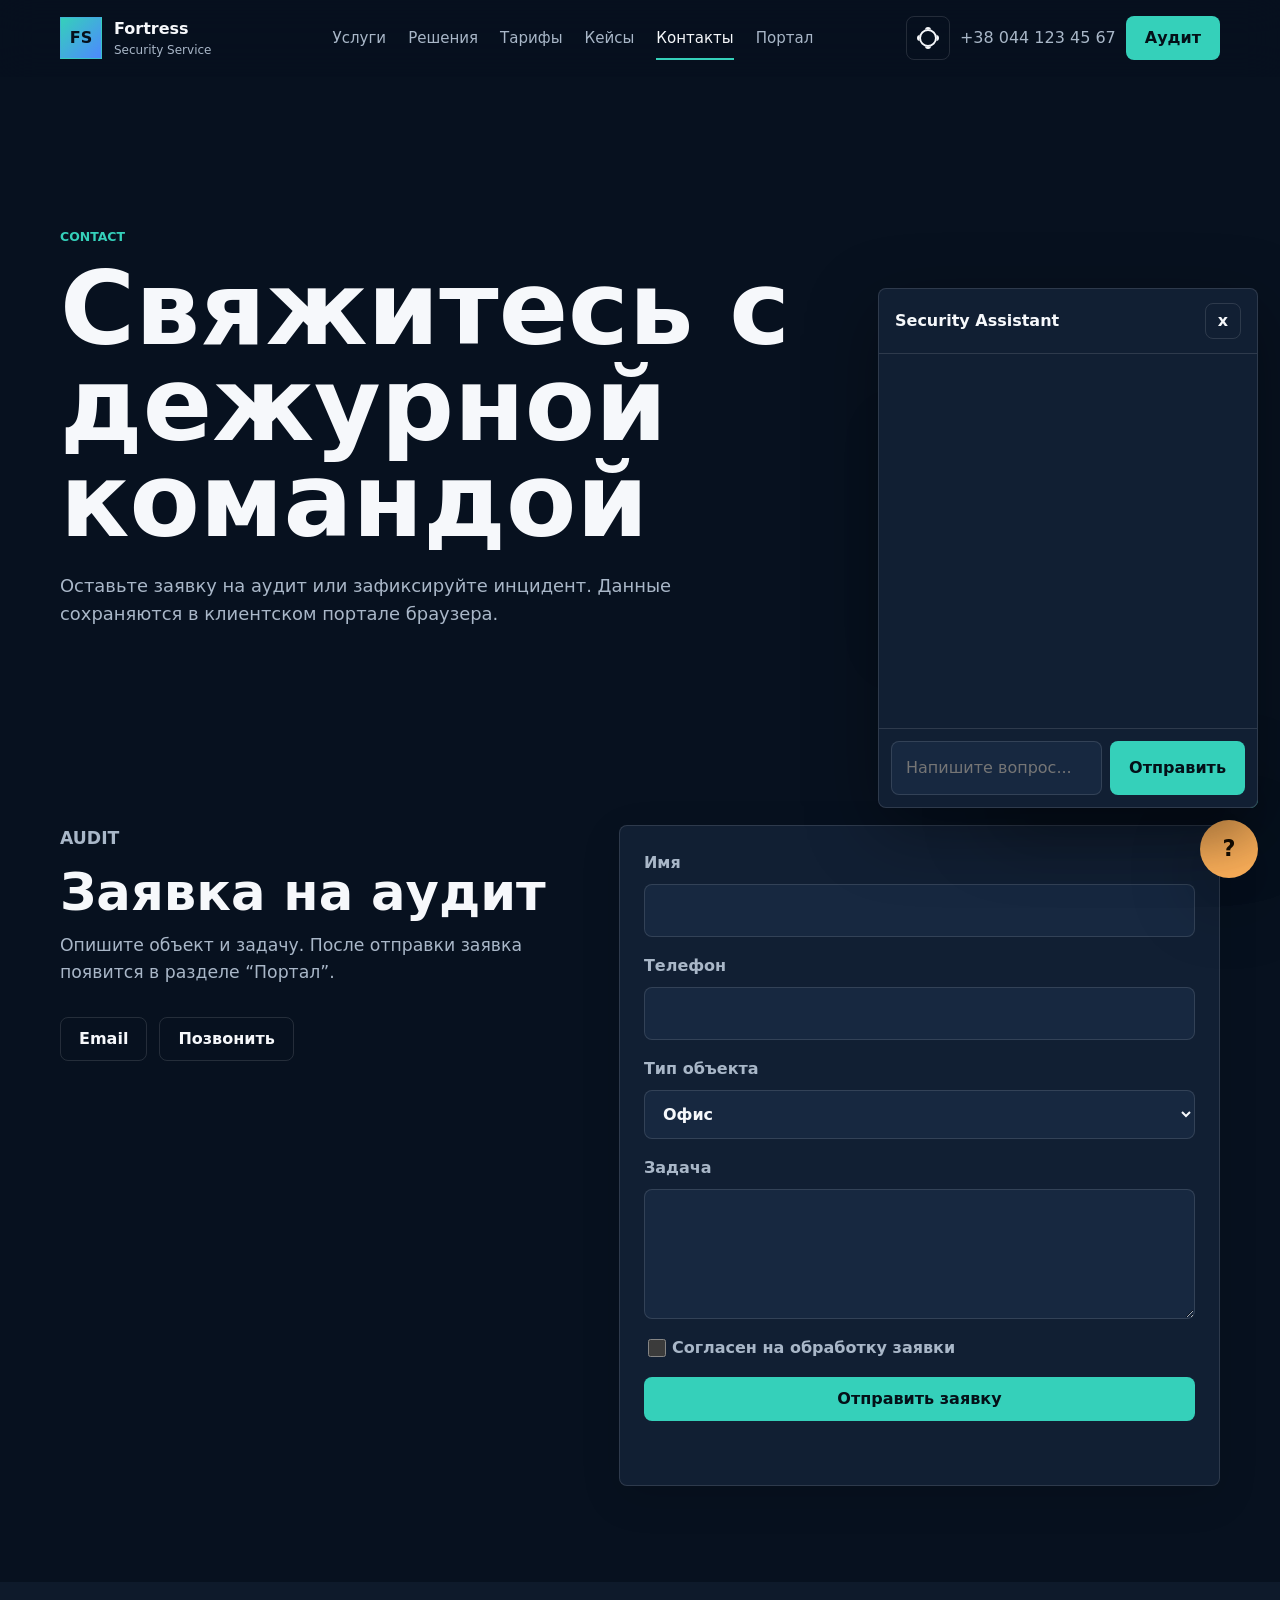
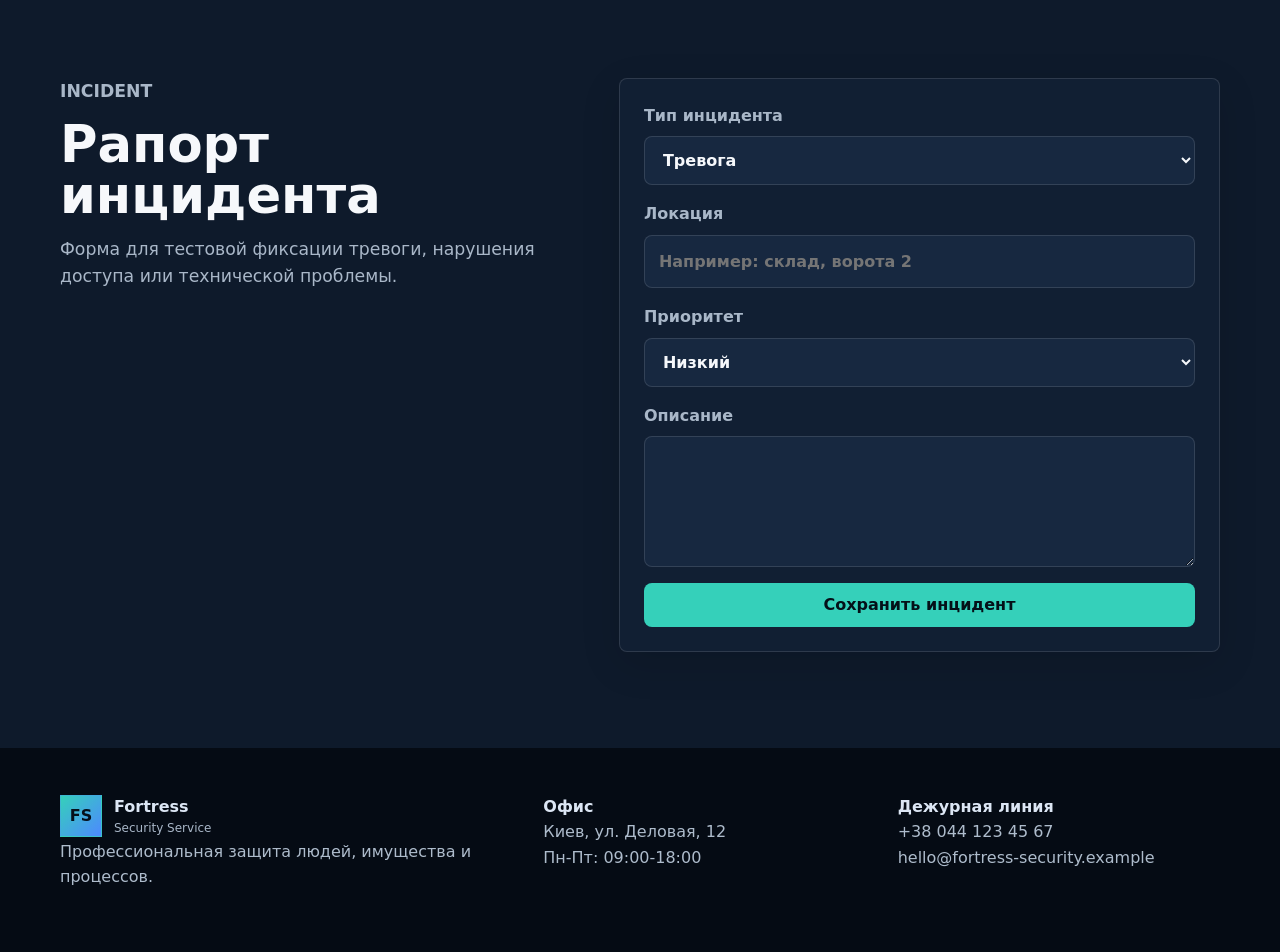
<file: Security Service Website/contact.html>
<!doctype html>
<html lang="ru">
  <head><meta charset="utf-8" /><meta name="viewport" content="width=device-width, initial-scale=1" /><meta name="description" content="Контакты Fortress Security, заявка на аудит и форма фиксации инцидента." /><meta name="theme-color" content="#08111f" /><title>Контакты - Fortress Security</title><link rel="manifest" href="manifest.webmanifest" /><link rel="stylesheet" href="assets/css/styles.css" /></head>
  <body>
    <a class="skip-link" href="#main">Перейти к содержимому</a>
    <header class="site-header" data-header><div class="container header-inner"><a class="brand" href="index.html"><span class="brand-mark">FS</span><span><strong>Fortress</strong><small>Security Service</small></span></a><nav class="nav" data-nav><a href="services.html">Услуги</a><a href="solutions.html">Решения</a><a href="pricing.html">Тарифы</a><a href="cases.html">Кейсы</a><a href="contact.html">Контакты</a><a href="portal.html">Портал</a></nav><div class="header-actions"><button class="icon-button" type="button" data-theme-toggle aria-label="Сменить тему"><span class="icon-sun"></span></button><a class="phone-link" href="tel:+380441234567">+38 044 123 45 67</a><button class="button button-primary" type="button" data-open-modal="audit">Аудит</button><button class="icon-button menu-button" type="button" data-menu-toggle aria-label="Открыть меню"><span></span><span></span><span></span></button></div></div></header>
    <main id="main">
      <section class="page-hero contact-hero"><div class="container page-hero-grid"><div><p class="eyebrow">Contact</p><h1>Свяжитесь с дежурной командой</h1><p>Оставьте заявку на аудит или зафиксируйте инцидент. Данные сохраняются в клиентском портале браузера.</p></div><div class="status-board"><span>Duty line</span><strong>+38 044 123 45 67</strong><p>Киев, ул. Деловая, 12. Пн-Пт: 09:00-18:00.</p></div></div></section>
      <section class="section"><div class="container contact-layout"><div><p class="eyebrow">Audit</p><h2>Заявка на аудит</h2><p>Опишите объект и задачу. После отправки заявка появится в разделе “Портал”.</p><div class="contact-actions"><a class="button button-secondary" href="mailto:hello@fortress-security.example">Email</a><a class="button button-secondary" href="tel:+380441234567">Позвонить</a></div></div><form class="lead-form" data-lead-form novalidate><label>Имя<input name="name" autocomplete="name" required minlength="2" /></label><label>Телефон<input name="phone" autocomplete="tel" required pattern="^[+0-9 ()-]{9,}$" /></label><label>Тип объекта<select name="object"><option>Офис</option><option>Склад</option><option>Жилой комплекс</option><option>Ритейл</option><option>Частный объект</option></select></label><label>Задача<textarea name="message" rows="4" required minlength="10"></textarea></label><label class="check-row"><input name="privacy" type="checkbox" required />Согласен на обработку заявки</label><button class="button button-primary" type="submit">Отправить заявку</button><p class="form-status" data-form-status role="status"></p></form></div></section>
      <section class="section section-muted"><div class="container contact-layout"><div><p class="eyebrow">Incident</p><h2>Рапорт инцидента</h2><p>Форма для тестовой фиксации тревоги, нарушения доступа или технической проблемы.</p></div><form class="lead-form" data-incident-form novalidate><label>Тип инцидента<select name="type" required><option>Тревога</option><option>Нарушение доступа</option><option>Проблема камеры</option><option>Подозрительная активность</option></select></label><label>Локация<input name="location" required minlength="3" placeholder="Например: склад, ворота 2" /></label><label>Приоритет<select name="priority" required><option>Низкий</option><option>Средний</option><option>Высокий</option><option>Критичный</option></select></label><label>Описание<textarea name="description" rows="4" required minlength="10"></textarea></label><button class="button button-primary" type="submit">Сохранить инцидент</button></form></div></section>
    </main>
    <footer class="footer"><div class="container footer-grid"><div><a class="brand" href="index.html"><span class="brand-mark">FS</span><span><strong>Fortress</strong><small>Security Service</small></span></a><p>Профессиональная защита людей, имущества и процессов.</p></div><div><strong>Офис</strong><p>Киев, ул. Деловая, 12<br />Пн-Пт: 09:00-18:00</p></div><div><strong>Дежурная линия</strong><p><a href="tel:+380441234567">+38 044 123 45 67</a><br /><a href="mailto:hello@fortress-security.example">hello@fortress-security.example</a></p></div></div></footer>
    <button class="chat-fab" type="button" data-chat-open aria-label="Открыть чат">?</button><section class="chat-widget" data-chat hidden><header><strong>Security Assistant</strong><button type="button" data-chat-close aria-label="Закрыть чат">x</button></header><div class="chat-log" data-chat-log></div><form data-chat-form><input name="message" autocomplete="off" placeholder="Напишите вопрос..." /><button type="submit">Отправить</button></form></section><dialog class="modal" data-modal><form method="dialog"><button class="modal-close" value="close" aria-label="Закрыть">x</button></form><div data-modal-content></div></dialog><div class="toast" data-toast role="status"></div><button class="install-prompt" type="button" data-install hidden>Установить приложение</button><button class="back-to-top" type="button" data-back-top aria-label="Наверх">↑</button><script src="assets/js/app.js" defer></script>
  </body>
</html>
</file>
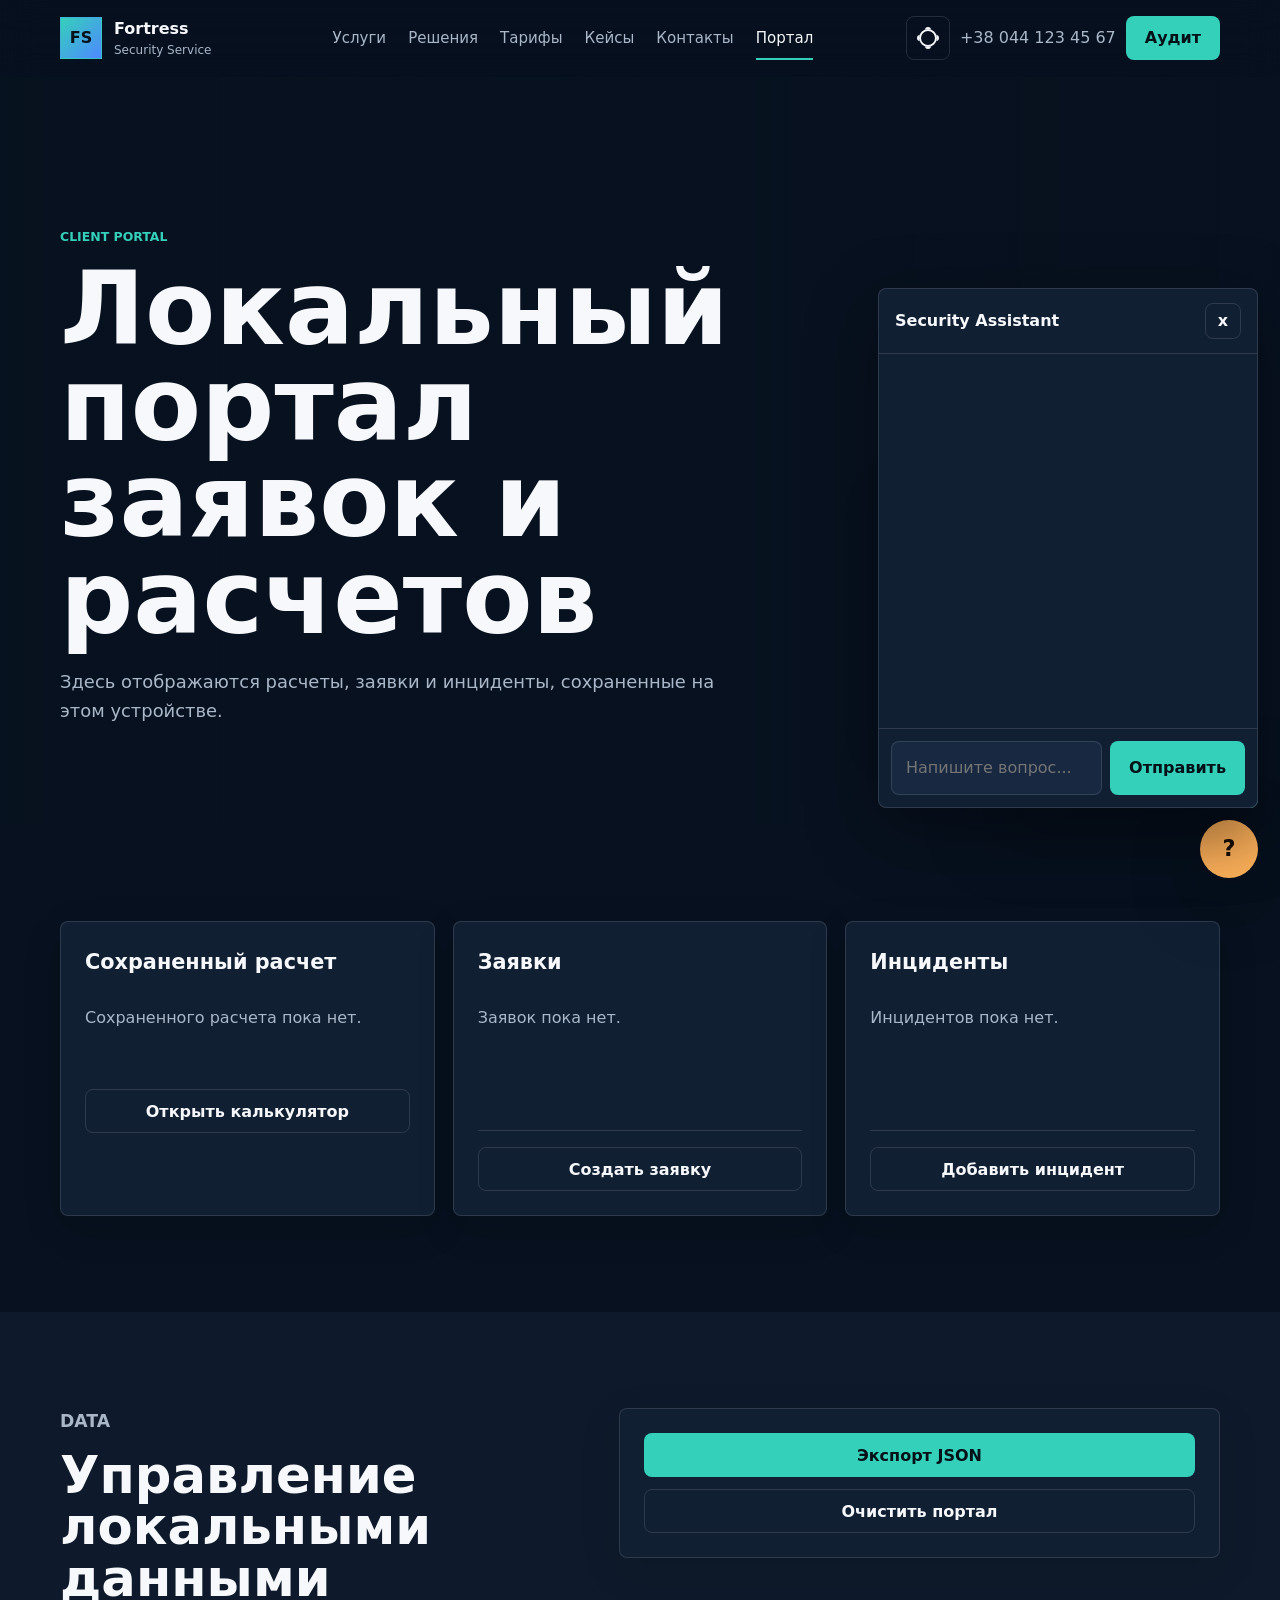
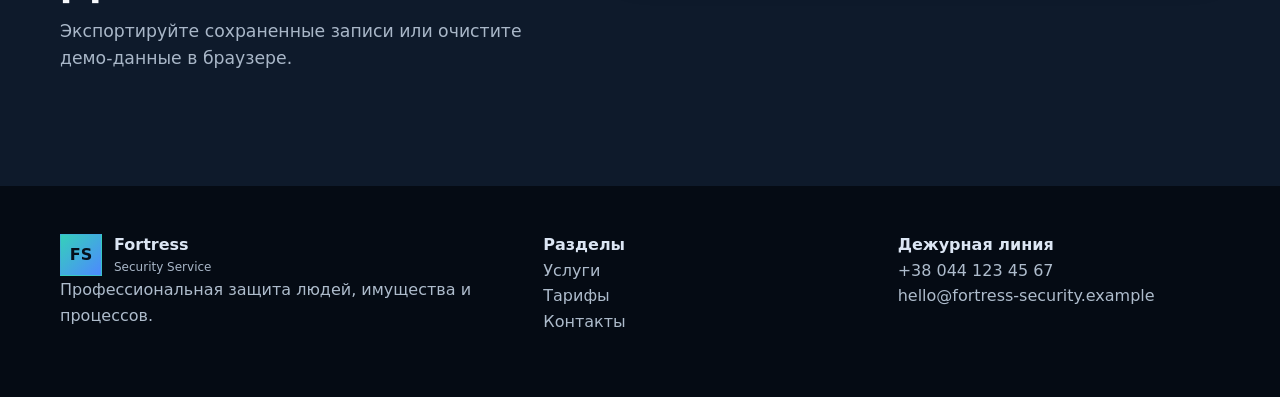
<file: Security Service Website/portal.html>
<!doctype html>
<html lang="ru">
  <head><meta charset="utf-8" /><meta name="viewport" content="width=device-width, initial-scale=1" /><meta name="description" content="Локальный клиентский портал Fortress Security с расчетами, заявками и инцидентами." /><meta name="theme-color" content="#08111f" /><title>Портал - Fortress Security</title><link rel="manifest" href="manifest.webmanifest" /><link rel="stylesheet" href="assets/css/styles.css" /></head>
  <body>
    <a class="skip-link" href="#main">Перейти к содержимому</a>
    <header class="site-header" data-header><div class="container header-inner"><a class="brand" href="index.html"><span class="brand-mark">FS</span><span><strong>Fortress</strong><small>Security Service</small></span></a><nav class="nav" data-nav><a href="services.html">Услуги</a><a href="solutions.html">Решения</a><a href="pricing.html">Тарифы</a><a href="cases.html">Кейсы</a><a href="contact.html">Контакты</a><a href="portal.html">Портал</a></nav><div class="header-actions"><button class="icon-button" type="button" data-theme-toggle aria-label="Сменить тему"><span class="icon-sun"></span></button><a class="phone-link" href="tel:+380441234567">+38 044 123 45 67</a><button class="button button-primary" type="button" data-open-modal="audit">Аудит</button><button class="icon-button menu-button" type="button" data-menu-toggle aria-label="Открыть меню"><span></span><span></span><span></span></button></div></div></header>
    <main id="main" data-portal>
      <section class="page-hero portal-hero"><div class="container page-hero-grid"><div><p class="eyebrow">Client Portal</p><h1>Локальный портал заявок и расчетов</h1><p>Здесь отображаются расчеты, заявки и инциденты, сохраненные на этом устройстве.</p></div><div class="status-board"><span>Local storage</span><strong>Работает без сервера</strong><p>Можно экспортировать данные в JSON для передачи менеджеру.</p></div></div></section>
      <section class="section"><div class="container portal-grid"><article class="portal-card"><h3>Сохраненный расчет</h3><div class="portal-value" data-portal-estimate></div><a class="button button-secondary" href="services.html">Открыть калькулятор</a></article><article class="portal-card"><h3>Заявки</h3><ul class="portal-list" data-portal-leads></ul><a class="button button-secondary" href="contact.html">Создать заявку</a></article><article class="portal-card"><h3>Инциденты</h3><ul class="portal-list" data-portal-incidents></ul><a class="button button-secondary" href="contact.html">Добавить инцидент</a></article></div></section>
      <section class="section section-muted"><div class="container split-layout"><div><p class="eyebrow">Data</p><h2>Управление локальными данными</h2><p>Экспортируйте сохраненные записи или очистите демо-данные в браузере.</p></div><div class="tool-panel action-stack"><button class="button button-primary" type="button" data-export-portal>Экспорт JSON</button><button class="button button-secondary" type="button" data-clear-portal>Очистить портал</button></div></div></section>
    </main>
    <footer class="footer"><div class="container footer-grid"><div><a class="brand" href="index.html"><span class="brand-mark">FS</span><span><strong>Fortress</strong><small>Security Service</small></span></a><p>Профессиональная защита людей, имущества и процессов.</p></div><div><strong>Разделы</strong><p><a href="services.html">Услуги</a><br /><a href="pricing.html">Тарифы</a><br /><a href="contact.html">Контакты</a></p></div><div><strong>Дежурная линия</strong><p><a href="tel:+380441234567">+38 044 123 45 67</a><br /><a href="mailto:hello@fortress-security.example">hello@fortress-security.example</a></p></div></div></footer>
    <button class="chat-fab" type="button" data-chat-open aria-label="Открыть чат">?</button><section class="chat-widget" data-chat hidden><header><strong>Security Assistant</strong><button type="button" data-chat-close aria-label="Закрыть чат">x</button></header><div class="chat-log" data-chat-log></div><form data-chat-form><input name="message" autocomplete="off" placeholder="Напишите вопрос..." /><button type="submit">Отправить</button></form></section><dialog class="modal" data-modal><form method="dialog"><button class="modal-close" value="close" aria-label="Закрыть">x</button></form><div data-modal-content></div></dialog><div class="toast" data-toast role="status"></div><button class="install-prompt" type="button" data-install hidden>Установить приложение</button><button class="back-to-top" type="button" data-back-top aria-label="Наверх">↑</button><script src="assets/js/app.js" defer></script>
  </body>
</html>
</file>
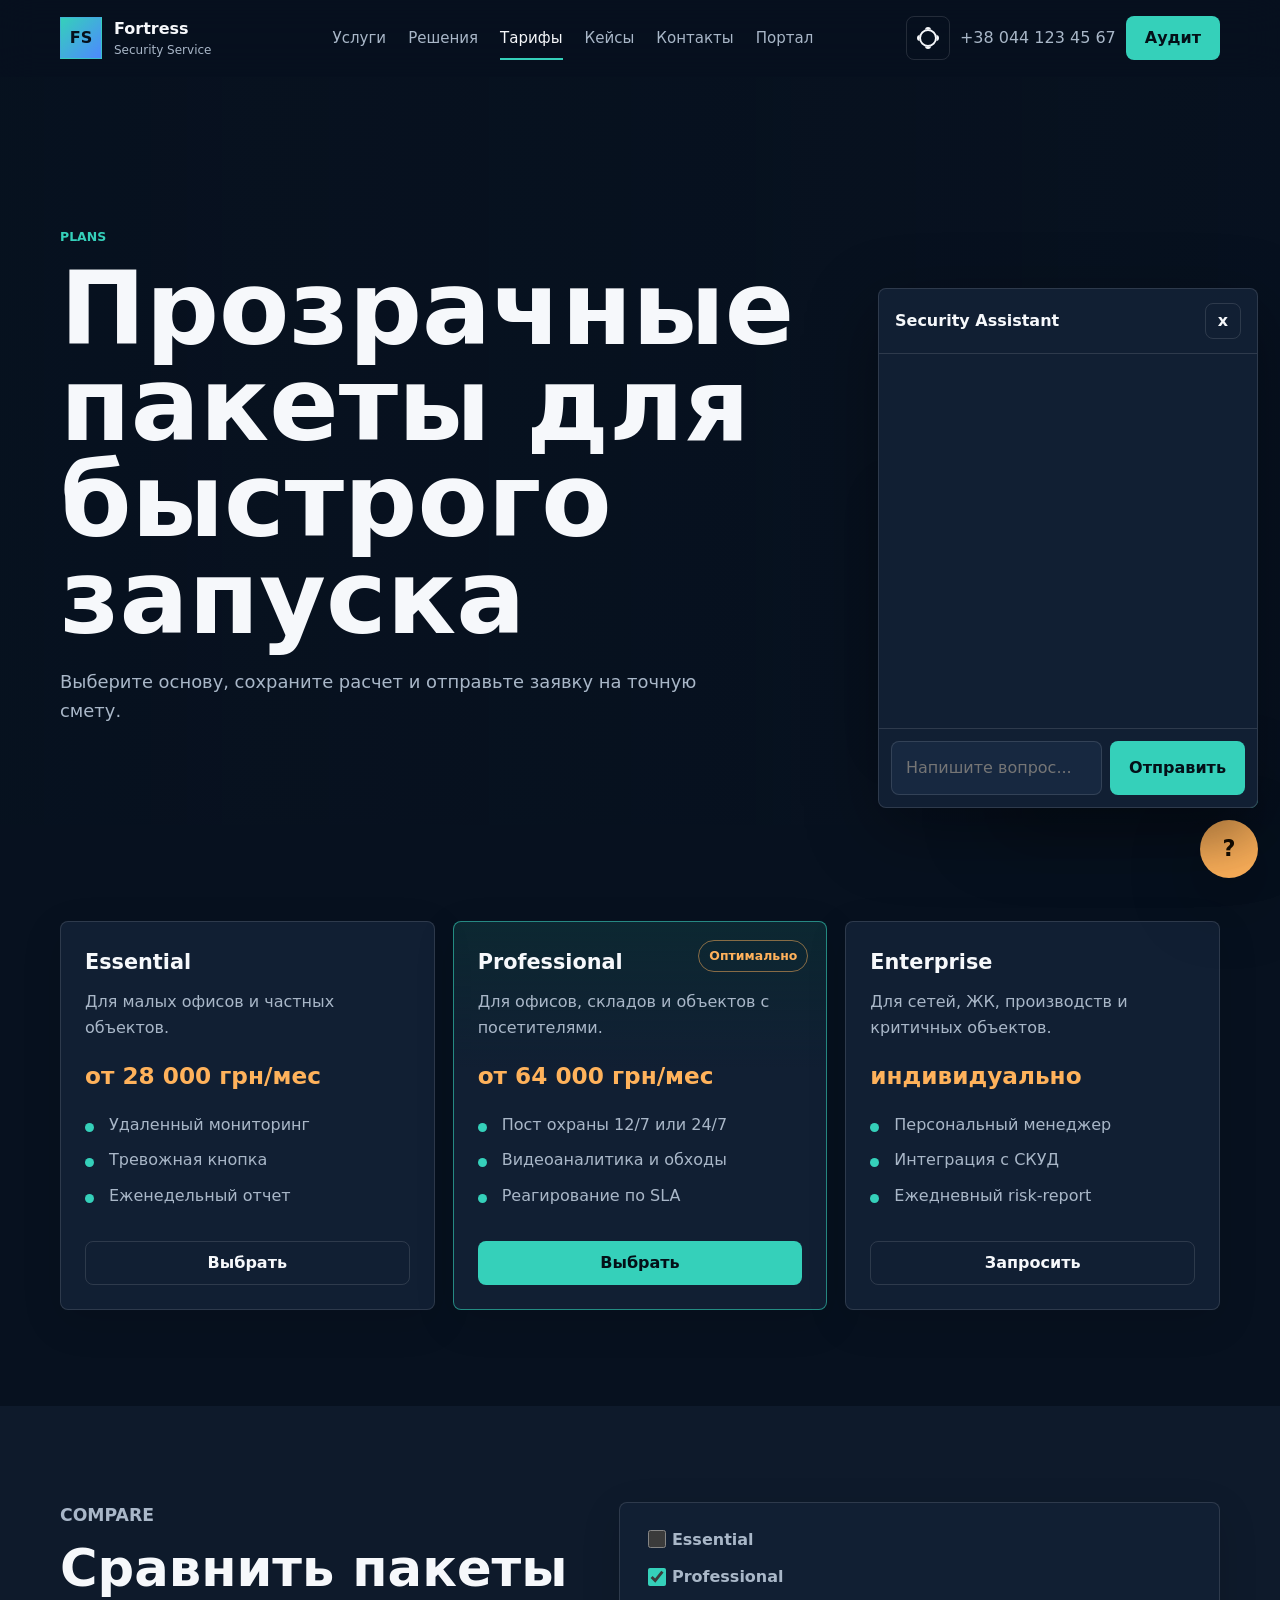
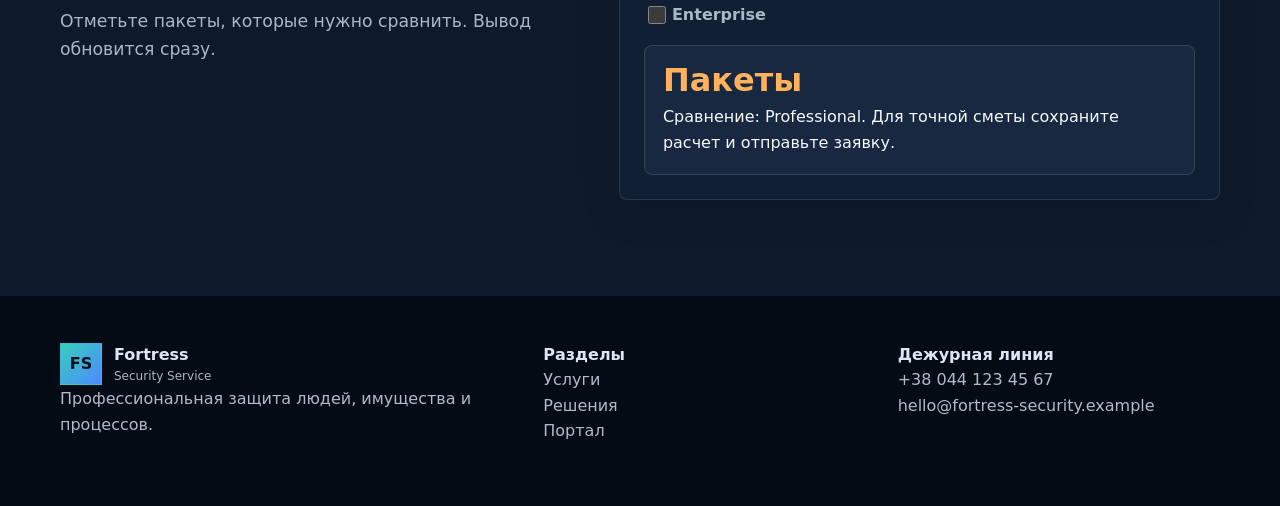
<file: Security Service Website/pricing.html>
<!doctype html>
<html lang="ru">
  <head><meta charset="utf-8" /><meta name="viewport" content="width=device-width, initial-scale=1" /><meta name="description" content="Тарифы Fortress Security и сравнение пакетов охраны." /><meta name="theme-color" content="#08111f" /><title>Тарифы - Fortress Security</title><link rel="manifest" href="manifest.webmanifest" /><link rel="stylesheet" href="assets/css/styles.css" /></head>
  <body>
    <a class="skip-link" href="#main">Перейти к содержимому</a>
    <header class="site-header" data-header><div class="container header-inner"><a class="brand" href="index.html"><span class="brand-mark">FS</span><span><strong>Fortress</strong><small>Security Service</small></span></a><nav class="nav" data-nav><a href="services.html">Услуги</a><a href="solutions.html">Решения</a><a href="pricing.html">Тарифы</a><a href="cases.html">Кейсы</a><a href="contact.html">Контакты</a><a href="portal.html">Портал</a></nav><div class="header-actions"><button class="icon-button" type="button" data-theme-toggle aria-label="Сменить тему"><span class="icon-sun"></span></button><a class="phone-link" href="tel:+380441234567">+38 044 123 45 67</a><button class="button button-primary" type="button" data-open-modal="audit">Аудит</button><button class="icon-button menu-button" type="button" data-menu-toggle aria-label="Открыть меню"><span></span><span></span><span></span></button></div></div></header>
    <main id="main">
      <section class="page-hero pricing-hero"><div class="container page-hero-grid"><div><p class="eyebrow">Plans</p><h1>Прозрачные пакеты для быстрого запуска</h1><p>Выберите основу, сохраните расчет и отправьте заявку на точную смету.</p></div><div class="status-board"><span>Transparent pricing</span><strong>от 28 000 грн/мес</strong><p>Финальная цена зависит от объекта, графика и оборудования.</p></div></div></section>
      <section class="section"><div class="container pricing-grid"><article class="price-card"><h3>Essential</h3><p>Для малых офисов и частных объектов.</p><strong>от 28 000 грн/мес</strong><ul><li>Удаленный мониторинг</li><li>Тревожная кнопка</li><li>Еженедельный отчет</li></ul><button class="button button-secondary" type="button" data-plan="Essential">Выбрать</button></article><article class="price-card featured"><span class="badge">Оптимально</span><h3>Professional</h3><p>Для офисов, складов и объектов с посетителями.</p><strong>от 64 000 грн/мес</strong><ul><li>Пост охраны 12/7 или 24/7</li><li>Видеоаналитика и обходы</li><li>Реагирование по SLA</li></ul><button class="button button-primary" type="button" data-plan="Professional">Выбрать</button></article><article class="price-card"><h3>Enterprise</h3><p>Для сетей, ЖК, производств и критичных объектов.</p><strong>индивидуально</strong><ul><li>Персональный менеджер</li><li>Интеграция с СКУД</li><li>Ежедневный risk-report</li></ul><button class="button button-secondary" type="button" data-plan="Enterprise">Запросить</button></article></div></section>
      <section class="section section-muted"><div class="container split-layout"><div><p class="eyebrow">Compare</p><h2>Сравнить пакеты</h2><p>Отметьте пакеты, которые нужно сравнить. Вывод обновится сразу.</p></div><div class="tool-panel"><form class="checklist" data-plan-compare><label class="check-row"><input type="checkbox" value="Essential" />Essential</label><label class="check-row"><input type="checkbox" value="Professional" checked />Professional</label><label class="check-row"><input type="checkbox" value="Enterprise" />Enterprise</label></form><div class="score-card"><strong>Пакеты</strong><span data-compare-output></span></div></div></div></section>
    </main>
    <footer class="footer"><div class="container footer-grid"><div><a class="brand" href="index.html"><span class="brand-mark">FS</span><span><strong>Fortress</strong><small>Security Service</small></span></a><p>Профессиональная защита людей, имущества и процессов.</p></div><div><strong>Разделы</strong><p><a href="services.html">Услуги</a><br /><a href="solutions.html">Решения</a><br /><a href="portal.html">Портал</a></p></div><div><strong>Дежурная линия</strong><p><a href="tel:+380441234567">+38 044 123 45 67</a><br /><a href="mailto:hello@fortress-security.example">hello@fortress-security.example</a></p></div></div></footer>
    <button class="chat-fab" type="button" data-chat-open aria-label="Открыть чат">?</button><section class="chat-widget" data-chat hidden><header><strong>Security Assistant</strong><button type="button" data-chat-close aria-label="Закрыть чат">x</button></header><div class="chat-log" data-chat-log></div><form data-chat-form><input name="message" autocomplete="off" placeholder="Напишите вопрос..." /><button type="submit">Отправить</button></form></section><dialog class="modal" data-modal><form method="dialog"><button class="modal-close" value="close" aria-label="Закрыть">x</button></form><div data-modal-content></div></dialog><div class="toast" data-toast role="status"></div><button class="install-prompt" type="button" data-install hidden>Установить приложение</button><button class="back-to-top" type="button" data-back-top aria-label="Наверх">↑</button><script src="assets/js/app.js" defer></script>
  </body>
</html>
</file>
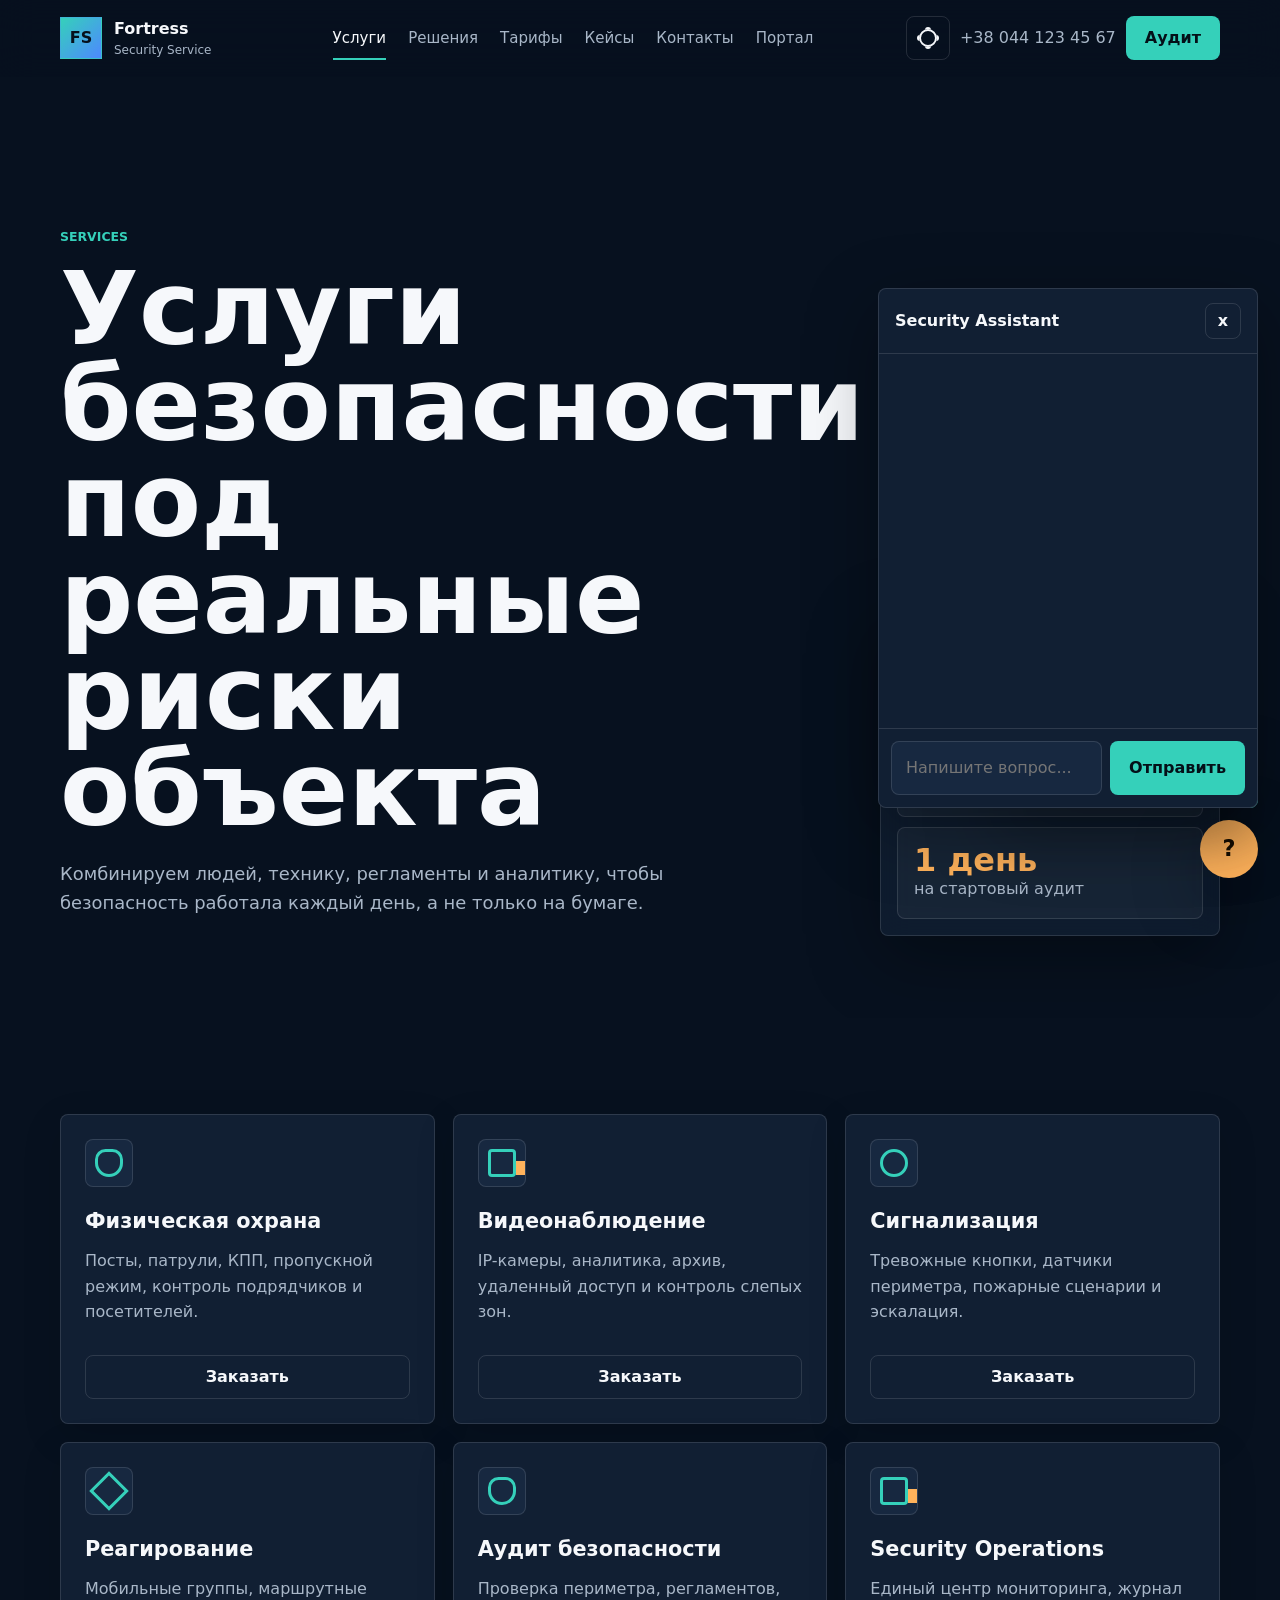
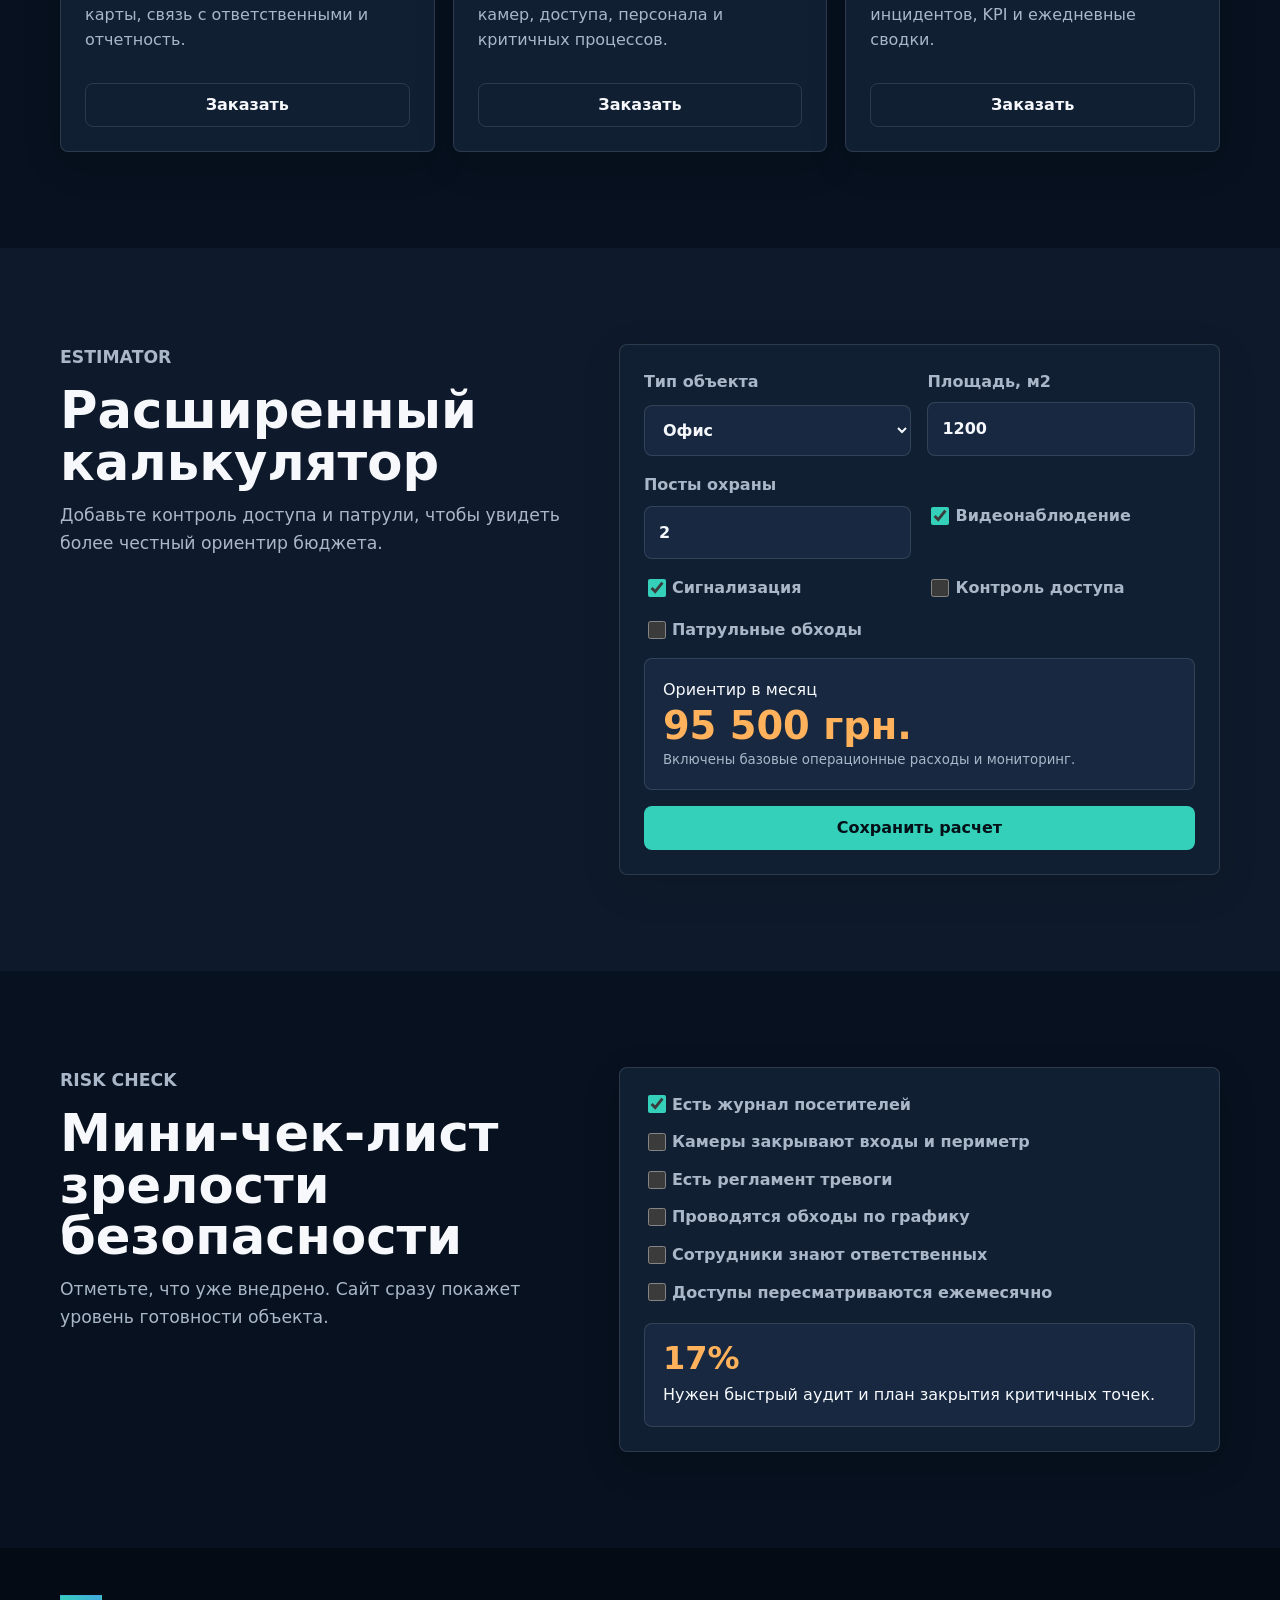
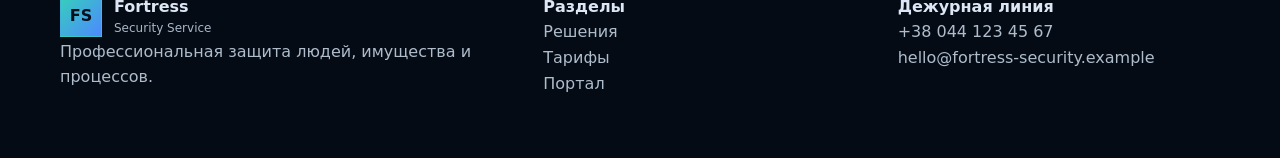
<file: Security Service Website/services.html>
<!doctype html>
<html lang="ru">
  <head>
    <meta charset="utf-8" />
    <meta name="viewport" content="width=device-width, initial-scale=1" />
    <meta name="description" content="Услуги Fortress Security: охрана, видеонаблюдение, сигнализация, реагирование и аудит безопасности." />
    <meta name="theme-color" content="#08111f" />
    <title>Услуги - Fortress Security</title>
    <link rel="manifest" href="manifest.webmanifest" />
    <link rel="stylesheet" href="assets/css/styles.css" />
  </head>
  <body>
    <a class="skip-link" href="#main">Перейти к содержимому</a>
    <header class="site-header" data-header>
      <div class="container header-inner">
        <a class="brand" href="index.html" aria-label="Fortress Security"><span class="brand-mark" aria-hidden="true">FS</span><span><strong>Fortress</strong><small>Security Service</small></span></a>
        <nav class="nav" data-nav aria-label="Основная навигация">
          <a href="services.html">Услуги</a><a href="solutions.html">Решения</a><a href="pricing.html">Тарифы</a><a href="cases.html">Кейсы</a><a href="contact.html">Контакты</a><a href="portal.html">Портал</a>
        </nav>
        <div class="header-actions">
          <button class="icon-button" type="button" data-theme-toggle aria-label="Сменить тему"><span class="icon-sun" aria-hidden="true"></span></button>
          <a class="phone-link" href="tel:+380441234567">+38 044 123 45 67</a>
          <button class="button button-primary" type="button" data-open-modal="audit">Аудит</button>
          <button class="icon-button menu-button" type="button" data-menu-toggle aria-label="Открыть меню"><span></span><span></span><span></span></button>
        </div>
      </div>
    </header>

    <main id="main">
      <section class="page-hero service-hero">
        <div class="container page-hero-grid">
          <div>
            <p class="eyebrow">Services</p>
            <h1>Услуги безопасности под реальные риски объекта</h1>
            <p>Комбинируем людей, технику, регламенты и аналитику, чтобы безопасность работала каждый день, а не только на бумаге.</p>
          </div>
          <div class="hero-panel">
            <div><strong>24/7</strong><span>мониторинг тревог</span></div>
            <div><strong>4 SLA</strong><span>уровня реагирования</span></div>
            <div><strong>1 день</strong><span>на стартовый аудит</span></div>
          </div>
        </div>
      </section>

      <section class="section">
        <div class="container service-detail-grid">
          <article class="service-card"><span class="service-icon shield" aria-hidden="true"></span><h3>Физическая охрана</h3><p>Посты, патрули, КПП, пропускной режим, контроль подрядчиков и посетителей.</p><button type="button" data-service="Физическая охрана">Заказать</button></article>
          <article class="service-card"><span class="service-icon camera" aria-hidden="true"></span><h3>Видеонаблюдение</h3><p>IP-камеры, аналитика, архив, удаленный доступ и контроль слепых зон.</p><button type="button" data-service="Видеонаблюдение">Заказать</button></article>
          <article class="service-card"><span class="service-icon alarm" aria-hidden="true"></span><h3>Сигнализация</h3><p>Тревожные кнопки, датчики периметра, пожарные сценарии и эскалация.</p><button type="button" data-service="Сигнализация">Заказать</button></article>
          <article class="service-card"><span class="service-icon response" aria-hidden="true"></span><h3>Реагирование</h3><p>Мобильные группы, маршрутные карты, связь с ответственными и отчетность.</p><button type="button" data-service="Быстрое реагирование">Заказать</button></article>
          <article class="service-card"><span class="service-icon shield" aria-hidden="true"></span><h3>Аудит безопасности</h3><p>Проверка периметра, регламентов, камер, доступа, персонала и критичных процессов.</p><button type="button" data-service="Аудит безопасности">Заказать</button></article>
          <article class="service-card"><span class="service-icon camera" aria-hidden="true"></span><h3>Security Operations</h3><p>Единый центр мониторинга, журнал инцидентов, KPI и ежедневные сводки.</p><button type="button" data-service="Security Operations">Заказать</button></article>
        </div>
      </section>

      <section class="section section-muted">
        <div class="container calculator-layout">
          <div>
            <p class="eyebrow">Estimator</p>
            <h2>Расширенный калькулятор</h2>
            <p>Добавьте контроль доступа и патрули, чтобы увидеть более честный ориентир бюджета.</p>
          </div>
          <form class="calculator" data-calculator>
            <label>Тип объекта<select name="objectType"><option value="office">Офис</option><option value="warehouse">Склад</option><option value="residential">Жилой комплекс</option><option value="retail">Ритейл</option></select></label>
            <label>Площадь, м2<input type="number" name="area" min="50" max="50000" value="1200" /></label>
            <label>Посты охраны<input type="number" name="guards" min="0" max="20" value="2" /></label>
            <label class="check-row"><input type="checkbox" name="cameras" checked />Видеонаблюдение</label>
            <label class="check-row"><input type="checkbox" name="alarm" checked />Сигнализация</label>
            <label class="check-row"><input type="checkbox" name="access" />Контроль доступа</label>
            <label class="check-row"><input type="checkbox" name="patrol" />Патрульные обходы</label>
            <div class="calculator-result"><span>Ориентир в месяц</span><strong data-calc-price>0 грн</strong><small data-calc-note>Расчет обновляется автоматически.</small></div>
            <button class="button button-primary" type="button" data-save-estimate>Сохранить расчет</button>
          </form>
        </div>
      </section>

      <section class="section">
        <div class="container split-layout">
          <div>
            <p class="eyebrow">Risk Check</p>
            <h2>Мини-чек-лист зрелости безопасности</h2>
            <p>Отметьте, что уже внедрено. Сайт сразу покажет уровень готовности объекта.</p>
          </div>
          <div class="tool-panel">
            <form class="checklist" data-risk-checklist>
              <label class="check-row"><input type="checkbox" checked />Есть журнал посетителей</label>
              <label class="check-row"><input type="checkbox" />Камеры закрывают входы и периметр</label>
              <label class="check-row"><input type="checkbox" />Есть регламент тревоги</label>
              <label class="check-row"><input type="checkbox" />Проводятся обходы по графику</label>
              <label class="check-row"><input type="checkbox" />Сотрудники знают ответственных</label>
              <label class="check-row"><input type="checkbox" />Доступы пересматриваются ежемесячно</label>
            </form>
            <div class="score-card"><strong data-risk-score>0%</strong><span data-risk-text></span></div>
          </div>
        </div>
      </section>
    </main>

    <footer class="footer"><div class="container footer-grid"><div><a class="brand" href="index.html"><span class="brand-mark">FS</span><span><strong>Fortress</strong><small>Security Service</small></span></a><p>Профессиональная защита людей, имущества и процессов.</p></div><div><strong>Разделы</strong><p><a href="solutions.html">Решения</a><br /><a href="pricing.html">Тарифы</a><br /><a href="portal.html">Портал</a></p></div><div><strong>Дежурная линия</strong><p><a href="tel:+380441234567">+38 044 123 45 67</a><br /><a href="mailto:hello@fortress-security.example">hello@fortress-security.example</a></p></div></div></footer>
    <button class="chat-fab" type="button" data-chat-open aria-label="Открыть чат">?</button>
    <section class="chat-widget" data-chat hidden aria-label="Чат-помощник"><header><strong>Security Assistant</strong><button type="button" data-chat-close aria-label="Закрыть чат">x</button></header><div class="chat-log" data-chat-log></div><form data-chat-form><input name="message" autocomplete="off" placeholder="Напишите вопрос..." aria-label="Сообщение" /><button type="submit">Отправить</button></form></section>
    <dialog class="modal" data-modal><form method="dialog"><button class="modal-close" value="close" aria-label="Закрыть">x</button></form><div data-modal-content></div></dialog>
    <div class="toast" data-toast role="status" aria-live="polite"></div><button class="install-prompt" type="button" data-install hidden>Установить приложение</button><button class="back-to-top" type="button" data-back-top aria-label="Наверх">↑</button>
    <script src="assets/js/app.js" defer></script>
  </body>
</html>
</file>
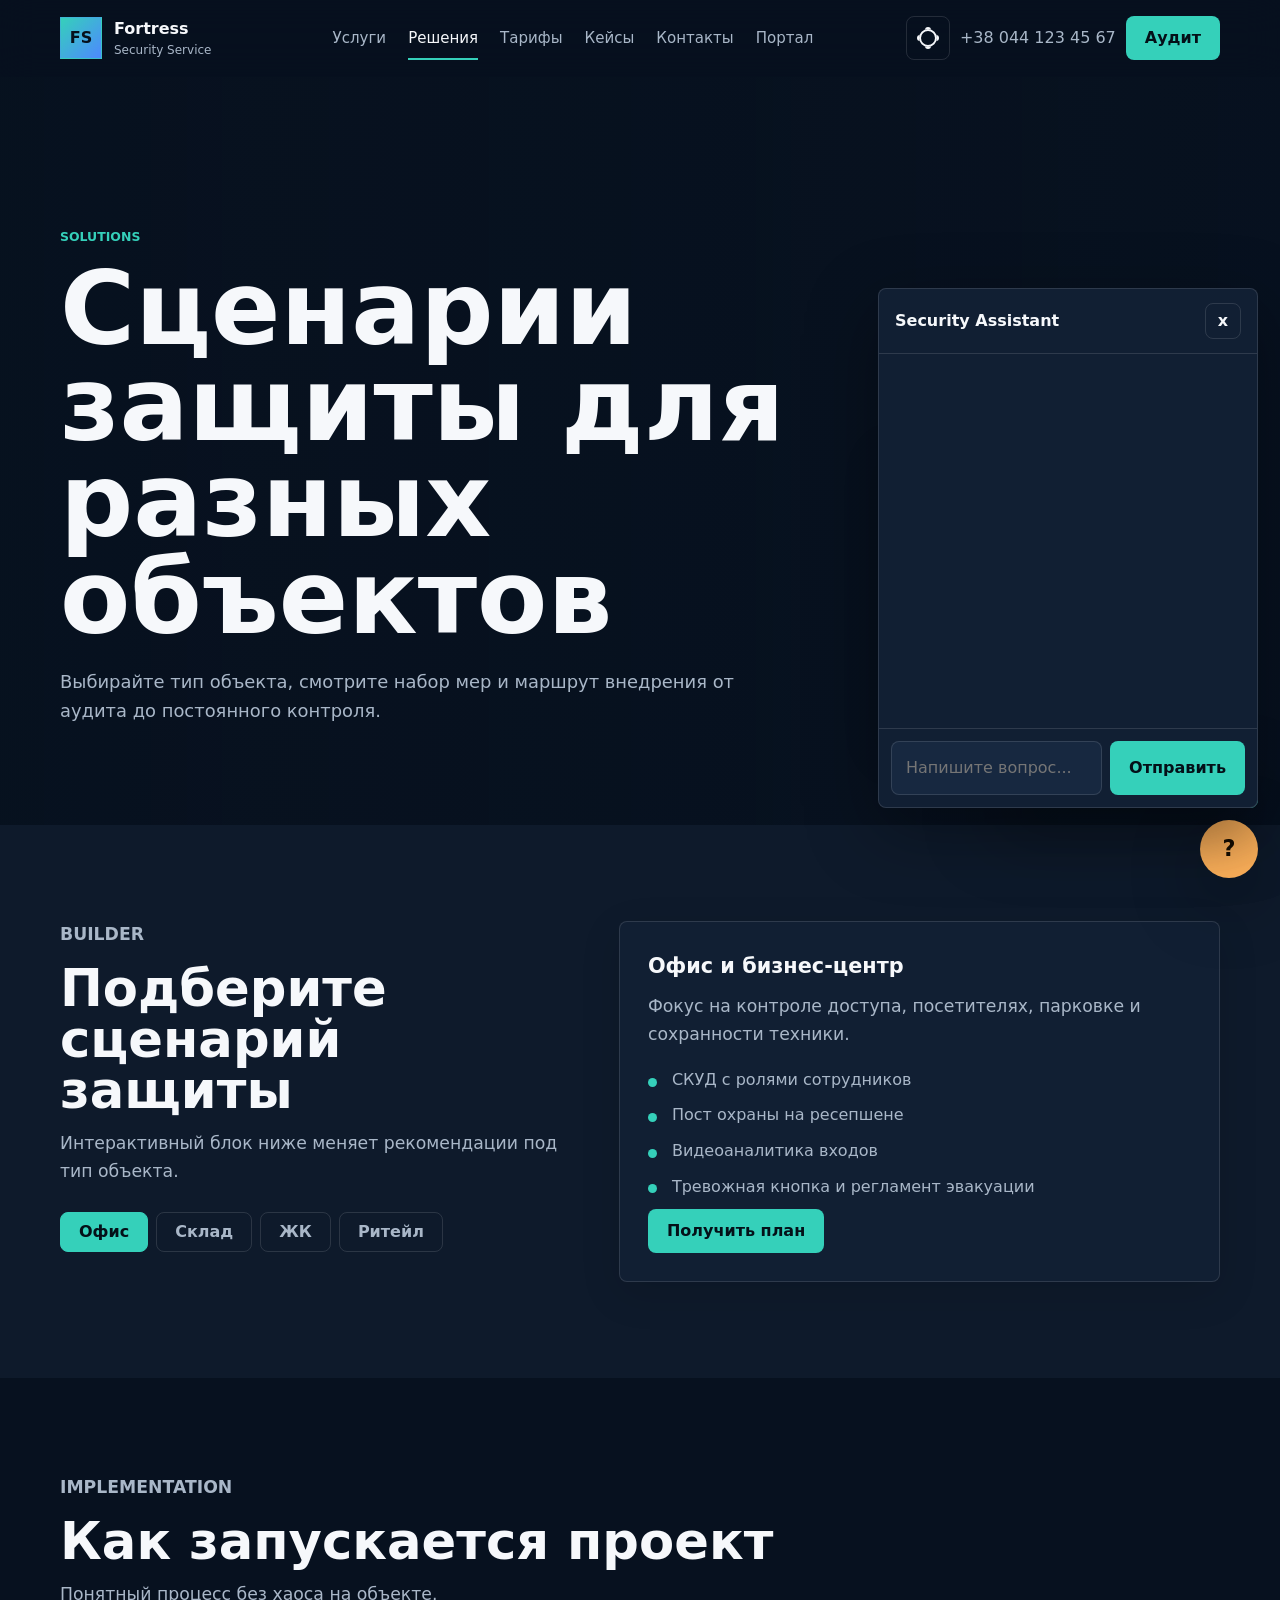
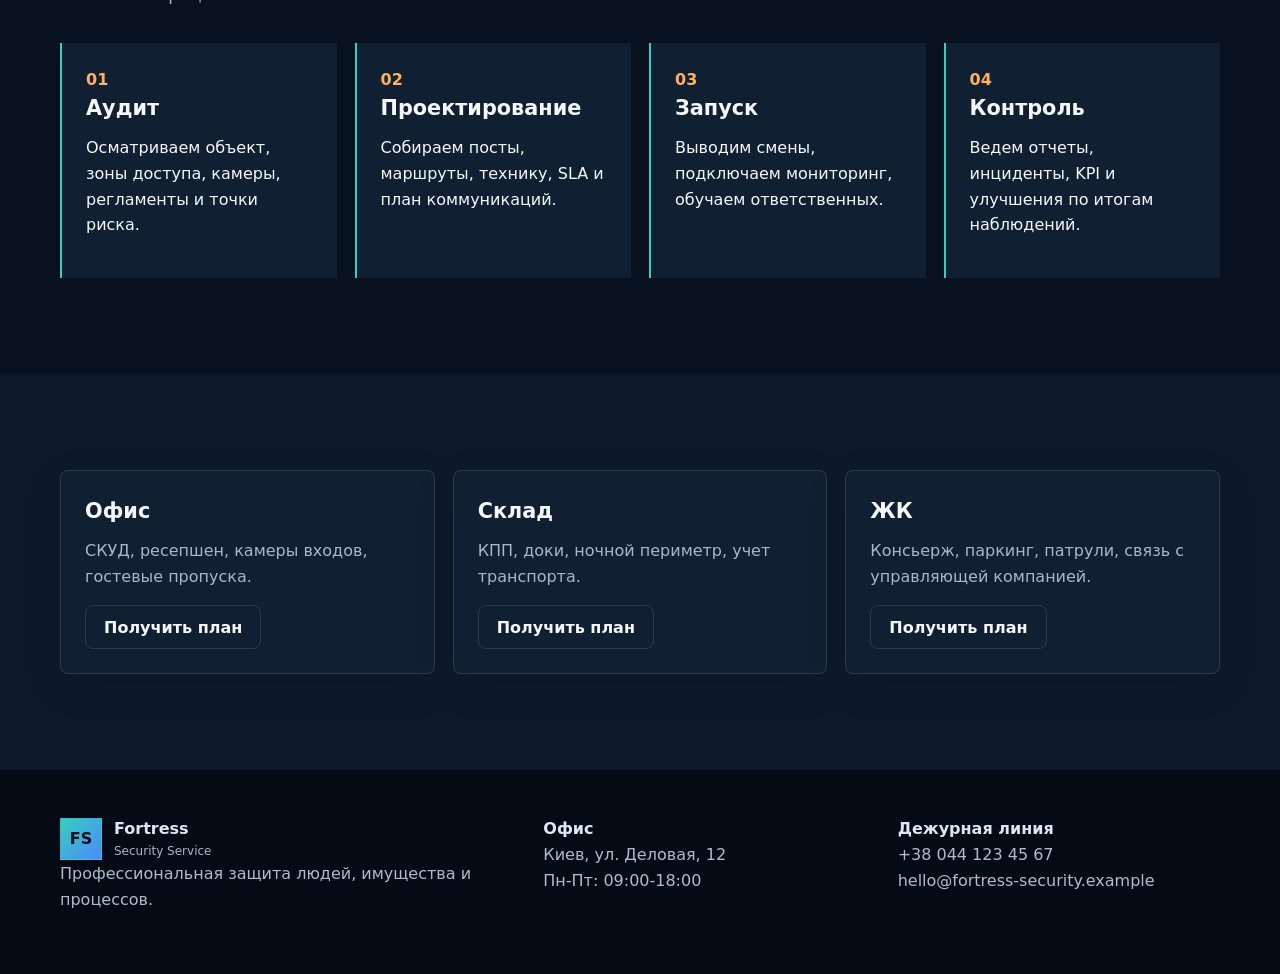
<file: Security Service Website/solutions.html>
<!doctype html>
<html lang="ru">
  <head>
    <meta charset="utf-8" />
    <meta name="viewport" content="width=device-width, initial-scale=1" />
    <meta name="description" content="Готовые решения безопасности Fortress Security для офисов, складов, ЖК и ритейла." />
    <meta name="theme-color" content="#08111f" />
    <title>Решения - Fortress Security</title>
    <link rel="manifest" href="manifest.webmanifest" />
    <link rel="stylesheet" href="assets/css/styles.css" />
  </head>
  <body>
    <a class="skip-link" href="#main">Перейти к содержимому</a>
    <header class="site-header" data-header><div class="container header-inner"><a class="brand" href="index.html"><span class="brand-mark">FS</span><span><strong>Fortress</strong><small>Security Service</small></span></a><nav class="nav" data-nav><a href="services.html">Услуги</a><a href="solutions.html">Решения</a><a href="pricing.html">Тарифы</a><a href="cases.html">Кейсы</a><a href="contact.html">Контакты</a><a href="portal.html">Портал</a></nav><div class="header-actions"><button class="icon-button" type="button" data-theme-toggle aria-label="Сменить тему"><span class="icon-sun"></span></button><a class="phone-link" href="tel:+380441234567">+38 044 123 45 67</a><button class="button button-primary" type="button" data-open-modal="audit">Аудит</button><button class="icon-button menu-button" type="button" data-menu-toggle aria-label="Открыть меню"><span></span><span></span><span></span></button></div></div></header>
    <main id="main">
      <section class="page-hero solutions-hero"><div class="container page-hero-grid"><div><p class="eyebrow">Solutions</p><h1>Сценарии защиты для разных объектов</h1><p>Выбирайте тип объекта, смотрите набор мер и маршрут внедрения от аудита до постоянного контроля.</p></div><div class="status-board"><span>Online</span><strong>Security Operations Center</strong><p>Тревоги, камеры, посты и инциденты в едином процессе.</p></div></div></section>
      <section class="section section-muted"><div class="container split-layout"><div><p class="eyebrow">Builder</p><h2>Подберите сценарий защиты</h2><p>Интерактивный блок ниже меняет рекомендации под тип объекта.</p><div class="solution-tabs" role="tablist" aria-label="Типы объектов"><button class="active" type="button" role="tab" aria-selected="true" data-solution="office">Офис</button><button type="button" role="tab" aria-selected="false" data-solution="warehouse">Склад</button><button type="button" role="tab" aria-selected="false" data-solution="residential">ЖК</button><button type="button" role="tab" aria-selected="false" data-solution="retail">Ритейл</button></div></div><div class="solution-output" data-solution-output aria-live="polite"></div></div></section>
      <section class="section"><div class="container section-head"><p class="eyebrow">Implementation</p><h2>Как запускается проект</h2><p>Понятный процесс без хаоса на объекте.</p></div><div class="container timeline"><article><span>01</span><h3>Аудит</h3><p>Осматриваем объект, зоны доступа, камеры, регламенты и точки риска.</p></article><article><span>02</span><h3>Проектирование</h3><p>Собираем посты, маршруты, технику, SLA и план коммуникаций.</p></article><article><span>03</span><h3>Запуск</h3><p>Выводим смены, подключаем мониторинг, обучаем ответственных.</p></article><article><span>04</span><h3>Контроль</h3><p>Ведем отчеты, инциденты, KPI и улучшения по итогам наблюдений.</p></article></div></section>
      <section class="section section-muted"><div class="container operations-grid"><article class="tool-panel"><h3>Офис</h3><p>СКУД, ресепшен, камеры входов, гостевые пропуска.</p><button class="button button-secondary" type="button" data-service="Решение для офиса">Получить план</button></article><article class="tool-panel"><h3>Склад</h3><p>КПП, доки, ночной периметр, учет транспорта.</p><button class="button button-secondary" type="button" data-service="Решение для склада">Получить план</button></article><article class="tool-panel"><h3>ЖК</h3><p>Консьерж, паркинг, патрули, связь с управляющей компанией.</p><button class="button button-secondary" type="button" data-service="Решение для ЖК">Получить план</button></article></div></section>
    </main>
    <footer class="footer"><div class="container footer-grid"><div><a class="brand" href="index.html"><span class="brand-mark">FS</span><span><strong>Fortress</strong><small>Security Service</small></span></a><p>Профессиональная защита людей, имущества и процессов.</p></div><div><strong>Офис</strong><p>Киев, ул. Деловая, 12<br />Пн-Пт: 09:00-18:00</p></div><div><strong>Дежурная линия</strong><p><a href="tel:+380441234567">+38 044 123 45 67</a><br /><a href="mailto:hello@fortress-security.example">hello@fortress-security.example</a></p></div></div></footer>
    <button class="chat-fab" type="button" data-chat-open aria-label="Открыть чат">?</button><section class="chat-widget" data-chat hidden><header><strong>Security Assistant</strong><button type="button" data-chat-close aria-label="Закрыть чат">x</button></header><div class="chat-log" data-chat-log></div><form data-chat-form><input name="message" autocomplete="off" placeholder="Напишите вопрос..." /><button type="submit">Отправить</button></form></section><dialog class="modal" data-modal><form method="dialog"><button class="modal-close" value="close" aria-label="Закрыть">x</button></form><div data-modal-content></div></dialog><div class="toast" data-toast role="status"></div><button class="install-prompt" type="button" data-install hidden>Установить приложение</button><button class="back-to-top" type="button" data-back-top aria-label="Наверх">↑</button><script src="assets/js/app.js" defer></script>
  </body>
</html>
</file>
<file: Security Service Website/assets/css/styles.css>
:root {
  color-scheme: dark;
  --bg: #07111f;
  --bg-soft: #0e1a2b;
  --panel: #111f33;
  --panel-strong: #172840;
  --text: #f6f8fb;
  --muted: #a9b7c8;
  --line: rgba(255, 255, 255, 0.12);
  --brand: #35d0ba;
  --brand-strong: #12ad98;
  --accent: #ffb25b;
  --danger: #ff6666;
  --shadow: 0 22px 70px rgba(0, 0, 0, 0.35);
  --radius: 8px;
  --container: min(1160px, calc(100vw - 40px));
  font-family:
    Inter, ui-sans-serif, system-ui, -apple-system, BlinkMacSystemFont, "Segoe UI", sans-serif;
}

:root.light {
  color-scheme: light;
  --bg: #f7fafc;
  --bg-soft: #edf3f8;
  --panel: #ffffff;
  --panel-strong: #f2f6fa;
  --text: #102033;
  --muted: #5d6b7c;
  --line: rgba(16, 32, 51, 0.12);
  --shadow: 0 22px 70px rgba(28, 56, 84, 0.14);
}

* {
  box-sizing: border-box;
}

html {
  scroll-behavior: smooth;
}

body {
  margin: 0;
  background: var(--bg);
  color: var(--text);
  line-height: 1.6;
}

body.locked {
  overflow: hidden;
}

a {
  color: inherit;
  text-decoration: none;
}

button,
input,
select,
textarea {
  font: inherit;
}

button {
  cursor: pointer;
}

img {
  display: block;
  max-width: 100%;
}

.container {
  width: var(--container);
  margin: 0 auto;
}

.skip-link {
  position: fixed;
  left: 16px;
  top: 16px;
  z-index: 1000;
  padding: 10px 14px;
  background: var(--brand);
  color: #031018;
  transform: translateY(-150%);
  transition: transform 0.2s ease;
}

.skip-link:focus {
  transform: translateY(0);
}

.site-header {
  position: sticky;
  top: 0;
  z-index: 100;
  background: rgba(7, 17, 31, 0.82);
  border-bottom: 1px solid transparent;
  backdrop-filter: blur(18px);
}

:root.light .site-header {
  background: rgba(247, 250, 252, 0.88);
}

.site-header.scrolled {
  border-color: var(--line);
}

.header-inner {
  display: flex;
  align-items: center;
  justify-content: space-between;
  min-height: 76px;
  gap: 20px;
}

.brand {
  display: inline-flex;
  align-items: center;
  gap: 12px;
  min-width: 180px;
}

.brand-mark {
  display: grid;
  width: 42px;
  height: 42px;
  place-items: center;
  border: 1px solid rgba(53, 208, 186, 0.4);
  background: linear-gradient(135deg, var(--brand), #4d89ff);
  color: #06101b;
  font-weight: 900;
}

.brand strong,
.brand small {
  display: block;
}

.brand small {
  color: var(--muted);
  font-size: 0.75rem;
}

.nav {
  display: flex;
  align-items: center;
  gap: 22px;
  color: var(--muted);
  font-size: 0.94rem;
}

.nav a:hover,
.nav a:focus-visible,
.nav a.active {
  color: var(--text);
}

.nav a.active {
  position: relative;
}

.nav a.active::after {
  content: "";
  position: absolute;
  left: 0;
  right: 0;
  bottom: -10px;
  height: 2px;
  background: var(--brand);
}

.header-actions {
  display: flex;
  align-items: center;
  gap: 10px;
}

.phone-link {
  color: var(--muted);
  white-space: nowrap;
}

.button,
.service-card button,
.filter-bar button,
.solution-tabs button,
.chat-widget button,
.install-prompt {
  display: inline-flex;
  align-items: center;
  justify-content: center;
  min-height: 44px;
  border: 1px solid transparent;
  border-radius: var(--radius);
  padding: 0 18px;
  font-weight: 800;
  transition:
    transform 0.2s ease,
    background 0.2s ease,
    border-color 0.2s ease,
    color 0.2s ease;
}

.button:hover,
.service-card button:hover,
.filter-bar button:hover,
.solution-tabs button:hover,
.chat-widget button:hover,
.install-prompt:hover {
  transform: translateY(-1px);
}

.button-primary {
  background: var(--brand);
  color: #041018;
}

.button-primary:hover {
  background: var(--brand-strong);
}

.button-secondary,
.service-card button {
  background: transparent;
  border-color: var(--line);
  color: var(--text);
}

.button-secondary:hover,
.service-card button:hover {
  border-color: var(--brand);
  color: var(--brand);
}

.icon-button {
  display: grid;
  width: 44px;
  height: 44px;
  place-items: center;
  border: 1px solid var(--line);
  border-radius: var(--radius);
  background: transparent;
  color: var(--text);
}

.icon-sun {
  width: 18px;
  height: 18px;
  border-radius: 50%;
  border: 2px solid currentColor;
  box-shadow:
    0 -8px 0 -6px currentColor,
    0 8px 0 -6px currentColor,
    8px 0 0 -6px currentColor,
    -8px 0 0 -6px currentColor;
}

.menu-button {
  display: none;
}

.menu-button span {
  width: 18px;
  height: 2px;
  background: currentColor;
}

.hero {
  position: relative;
  min-height: 680px;
  display: grid;
  align-items: end;
  overflow: hidden;
}

.hero-media {
  position: absolute;
  inset: 0;
  background:
    linear-gradient(90deg, rgba(7, 17, 31, 0.96) 0%, rgba(7, 17, 31, 0.78) 46%, rgba(7, 17, 31, 0.42) 100%),
    url("https://images.unsplash.com/photo-1563986768609-322da13575f3?auto=format&fit=crop&w=1800&q=82") center/cover;
}

:root.light .hero-media {
  background:
    linear-gradient(90deg, rgba(247, 250, 252, 0.96) 0%, rgba(247, 250, 252, 0.74) 46%, rgba(247, 250, 252, 0.36) 100%),
    url("https://images.unsplash.com/photo-1563986768609-322da13575f3?auto=format&fit=crop&w=1800&q=82") center/cover;
}

.hero-content {
  position: relative;
  z-index: 1;
  display: grid;
  grid-template-columns: minmax(0, 680px) 320px;
  gap: 48px;
  align-items: end;
  padding: 150px 0 58px;
}

.eyebrow {
  margin: 0 0 14px;
  color: var(--brand);
  font-weight: 900;
  letter-spacing: 0;
  text-transform: uppercase;
  font-size: 0.78rem;
}

h1,
h2,
h3,
p {
  margin-top: 0;
}

h1 {
  max-width: 760px;
  margin-bottom: 22px;
  font-size: clamp(3rem, 8vw, 6.9rem);
  line-height: 0.94;
  letter-spacing: 0;
}

h2 {
  margin-bottom: 14px;
  font-size: clamp(2rem, 4vw, 4.2rem);
  line-height: 1;
  letter-spacing: 0;
}

h3 {
  margin-bottom: 10px;
  font-size: 1.3rem;
  letter-spacing: 0;
}

.hero-copy > p:not(.eyebrow),
.section-head > p,
.split-layout > div > p,
.calculator-layout > div > p,
.faq-layout > div > p,
.contact-layout > div > p {
  max-width: 640px;
  color: var(--muted);
  font-size: 1.08rem;
}

.hero-actions,
.contact-actions {
  display: flex;
  flex-wrap: wrap;
  gap: 12px;
  margin-top: 30px;
}

.hero-panel {
  display: grid;
  gap: 10px;
  padding: 16px;
  background: rgba(17, 31, 51, 0.82);
  border: 1px solid var(--line);
  border-radius: var(--radius);
  box-shadow: var(--shadow);
  backdrop-filter: blur(16px);
}

:root.light .hero-panel {
  background: rgba(255, 255, 255, 0.84);
}

.hero-panel div {
  padding: 16px;
  background: rgba(255, 255, 255, 0.04);
  border: 1px solid var(--line);
  border-radius: var(--radius);
}

.hero-panel strong {
  display: block;
  color: var(--accent);
  font-size: 2rem;
  line-height: 1;
}

.hero-panel span {
  color: var(--muted);
}

.trust-strip {
  border-block: 1px solid var(--line);
  background: var(--panel);
}

.trust-grid {
  display: grid;
  grid-template-columns: repeat(4, 1fr);
  gap: 1px;
}

.trust-grid span {
  display: grid;
  min-height: 78px;
  place-items: center;
  color: var(--muted);
  text-align: center;
}

.section {
  padding: 96px 0;
}

.section-muted {
  background: var(--bg-soft);
}

.section-head {
  margin-bottom: 34px;
}

.service-grid,
.pricing-grid,
.case-grid {
  display: grid;
  grid-template-columns: repeat(3, 1fr);
  gap: 18px;
}

.service-grid {
  grid-template-columns: repeat(4, 1fr);
}

.service-card,
.price-card,
.case-card,
.lead-form,
.calculator,
.solution-output,
.faq-list {
  border: 1px solid var(--line);
  border-radius: var(--radius);
  background: var(--panel);
  box-shadow: 0 12px 40px rgba(0, 0, 0, 0.12);
}

.service-card,
.price-card {
  padding: 24px;
}

.service-card p,
.price-card p,
.case-card p {
  color: var(--muted);
}

.service-card button {
  width: 100%;
  margin-top: 14px;
}

.service-icon {
  display: grid;
  width: 48px;
  height: 48px;
  place-items: center;
  margin-bottom: 18px;
  border-radius: var(--radius);
  background: var(--panel-strong);
  border: 1px solid var(--line);
}

.service-icon::before {
  content: "";
  width: 22px;
  height: 22px;
  border: 3px solid var(--brand);
}

.service-icon.camera::before {
  border-radius: 4px;
  box-shadow: 16px 5px 0 -7px var(--accent);
}

.service-icon.shield::before {
  border-radius: 12px 12px 16px 16px;
}

.service-icon.alarm::before {
  border-radius: 50%;
}

.service-icon.response::before {
  transform: rotate(45deg);
}

.split-layout,
.calculator-layout,
.faq-layout,
.contact-layout {
  display: grid;
  grid-template-columns: minmax(0, 0.85fr) minmax(320px, 1fr);
  gap: 48px;
  align-items: start;
}

.solution-tabs,
.filter-bar {
  display: flex;
  flex-wrap: wrap;
  gap: 8px;
  margin-top: 26px;
}

.solution-tabs button,
.filter-bar button {
  min-height: 40px;
  background: transparent;
  color: var(--muted);
  border-color: var(--line);
}

.solution-tabs button.active,
.filter-bar button.active {
  color: #041018;
  background: var(--brand);
  border-color: var(--brand);
}

.solution-output {
  padding: 28px;
}

.solution-output ul,
.price-card ul {
  margin: 18px 0 0;
  padding: 0;
  list-style: none;
}

.solution-output li,
.price-card li {
  position: relative;
  padding-left: 24px;
  margin: 10px 0;
  color: var(--muted);
}

.solution-output li::before,
.price-card li::before {
  content: "";
  position: absolute;
  left: 0;
  top: 0.68em;
  width: 9px;
  height: 9px;
  border-radius: 50%;
  background: var(--brand);
}

.calculator {
  display: grid;
  grid-template-columns: repeat(2, 1fr);
  gap: 16px;
  padding: 24px;
}

label {
  display: grid;
  gap: 8px;
  color: var(--muted);
  font-weight: 700;
}

input,
select,
textarea {
  width: 100%;
  border: 1px solid var(--line);
  border-radius: var(--radius);
  background: var(--panel-strong);
  color: var(--text);
  padding: 13px 14px;
  outline: none;
}

input:focus,
select:focus,
textarea:focus {
  border-color: var(--brand);
  box-shadow: 0 0 0 4px rgba(53, 208, 186, 0.12);
}

.check-row {
  grid-template-columns: 20px 1fr;
  align-items: center;
}

.check-row input {
  width: 18px;
  height: 18px;
  accent-color: var(--brand);
}

.calculator-result {
  grid-column: 1 / -1;
  display: grid;
  gap: 4px;
  padding: 18px;
  border: 1px solid var(--line);
  border-radius: var(--radius);
  background: var(--panel-strong);
}

.calculator-result strong {
  color: var(--accent);
  font-size: 2.4rem;
  line-height: 1;
}

.calculator-result small {
  color: var(--muted);
}

.calculator .button {
  grid-column: 1 / -1;
}

.price-card {
  position: relative;
}

.price-card.featured {
  border-color: rgba(53, 208, 186, 0.6);
  background: linear-gradient(180deg, rgba(53, 208, 186, 0.12), var(--panel) 38%);
}

.price-card strong {
  display: block;
  margin: 16px 0;
  color: var(--accent);
  font-size: 1.45rem;
}

.price-card .button {
  width: 100%;
  margin-top: 22px;
}

.badge {
  position: absolute;
  top: 18px;
  right: 18px;
  border: 1px solid rgba(255, 178, 91, 0.5);
  border-radius: 999px;
  padding: 5px 10px;
  color: var(--accent);
  font-size: 0.78rem;
  font-weight: 900;
}

.case-grid {
  margin-top: 18px;
}

.case-card {
  overflow: hidden;
}

.case-card[hidden] {
  display: none;
}

.case-card img {
  width: 100%;
  aspect-ratio: 16 / 10;
  object-fit: cover;
}

.case-card div {
  padding: 20px;
}

.case-card span {
  color: var(--brand);
  font-weight: 900;
  font-size: 0.78rem;
}

.faq-list {
  overflow: hidden;
}

.faq-list button {
  display: flex;
  width: 100%;
  align-items: center;
  justify-content: space-between;
  min-height: 68px;
  padding: 0 20px;
  border: 0;
  border-bottom: 1px solid var(--line);
  background: transparent;
  color: var(--text);
  text-align: left;
  font-weight: 900;
}

.faq-list button span {
  position: relative;
  width: 18px;
  height: 18px;
  flex: 0 0 18px;
}

.faq-list button span::before,
.faq-list button span::after {
  content: "";
  position: absolute;
  inset: 8px 0 auto;
  height: 2px;
  background: var(--brand);
}

.faq-list button span::after {
  transform: rotate(90deg);
}

.faq-list button[aria-expanded="true"] span::after {
  transform: rotate(0);
}

.faq-list div {
  padding: 18px 20px 24px;
  color: var(--muted);
  border-bottom: 1px solid var(--line);
}

.contact-section {
  background:
    linear-gradient(90deg, rgba(7, 17, 31, 0.96), rgba(7, 17, 31, 0.78)),
    url("https://images.unsplash.com/photo-1516321318423-f06f85e504b3?auto=format&fit=crop&w=1800&q=82") center/cover;
}

:root.light .contact-section {
  background:
    linear-gradient(90deg, rgba(247, 250, 252, 0.96), rgba(247, 250, 252, 0.78)),
    url("https://images.unsplash.com/photo-1516321318423-f06f85e504b3?auto=format&fit=crop&w=1800&q=82") center/cover;
}

.lead-form {
  display: grid;
  gap: 16px;
  padding: 24px;
}

.form-status {
  min-height: 24px;
  margin: 0;
  color: var(--brand);
  font-weight: 800;
}

.footer {
  padding: 46px 0;
  background: #050b14;
  color: #dce6f4;
}

:root.light .footer {
  background: #102033;
}

.footer-grid {
  display: grid;
  grid-template-columns: 1.4fr 1fr 1fr;
  gap: 32px;
}

.footer p {
  color: #aebccc;
}

.chat-fab,
.back-to-top,
.install-prompt {
  position: fixed;
  z-index: 90;
  right: 22px;
  box-shadow: var(--shadow);
}

.chat-fab {
  bottom: 22px;
  display: grid;
  width: 58px;
  height: 58px;
  place-items: center;
  border: 0;
  border-radius: 50%;
  background: var(--accent);
  color: #160d00;
  font-size: 1.4rem;
  font-weight: 900;
}

.back-to-top {
  bottom: 22px;
  right: 94px;
  display: grid;
  width: 50px;
  height: 50px;
  place-items: center;
  border: 1px solid var(--line);
  border-radius: 50%;
  background: var(--panel);
  color: var(--text);
  opacity: 0;
  pointer-events: none;
  transform: translateY(12px);
  transition:
    opacity 0.2s ease,
    transform 0.2s ease;
}

.back-to-top.show {
  opacity: 1;
  pointer-events: auto;
  transform: translateY(0);
}

.install-prompt {
  bottom: 92px;
  background: var(--brand);
  color: #041018;
}

.chat-widget {
  position: fixed;
  right: 22px;
  bottom: 92px;
  z-index: 95;
  display: grid;
  width: min(380px, calc(100vw - 32px));
  height: 520px;
  grid-template-rows: auto 1fr auto;
  overflow: hidden;
  border: 1px solid var(--line);
  border-radius: var(--radius);
  background: var(--panel);
  box-shadow: var(--shadow);
}

.chat-widget header {
  display: flex;
  align-items: center;
  justify-content: space-between;
  padding: 14px 16px;
  border-bottom: 1px solid var(--line);
}

.chat-widget header button,
.modal-close {
  width: 36px;
  height: 36px;
  min-height: 36px;
  padding: 0;
  border-color: var(--line);
  background: transparent;
  color: var(--text);
}

.chat-log {
  display: flex;
  flex-direction: column;
  gap: 10px;
  overflow: auto;
  padding: 16px;
}

.message {
  max-width: 86%;
  padding: 10px 12px;
  border-radius: var(--radius);
  background: var(--panel-strong);
  color: var(--text);
}

.message.user {
  align-self: flex-end;
  background: var(--brand);
  color: #041018;
}

.chat-widget form {
  display: grid;
  grid-template-columns: 1fr auto;
  gap: 8px;
  padding: 12px;
  border-top: 1px solid var(--line);
}

.chat-widget form button {
  background: var(--brand);
  color: #041018;
}

.modal {
  width: min(640px, calc(100vw - 32px));
  padding: 0;
  border: 1px solid var(--line);
  border-radius: var(--radius);
  background: var(--panel);
  color: var(--text);
  box-shadow: var(--shadow);
}

.modal::backdrop {
  background: rgba(2, 8, 16, 0.72);
  backdrop-filter: blur(8px);
}

.modal > form {
  display: flex;
  justify-content: flex-end;
  padding: 12px;
}

.modal-content {
  padding: 0 28px 28px;
}

.modal-content form {
  display: grid;
  gap: 14px;
  margin-top: 18px;
}

.toast {
  position: fixed;
  left: 50%;
  bottom: 24px;
  z-index: 120;
  min-width: min(420px, calc(100vw - 32px));
  padding: 14px 18px;
  border-radius: var(--radius);
  background: var(--brand);
  color: #041018;
  box-shadow: var(--shadow);
  font-weight: 900;
  opacity: 0;
  pointer-events: none;
  transform: translate(-50%, 16px);
  transition:
    opacity 0.2s ease,
    transform 0.2s ease;
}

.toast.show {
  opacity: 1;
  transform: translate(-50%, 0);
}

.invalid {
  border-color: var(--danger);
}

.page-hero {
  position: relative;
  overflow: hidden;
  padding: 150px 0 82px;
  background:
    linear-gradient(90deg, rgba(7, 17, 31, 0.96), rgba(7, 17, 31, 0.72)),
    url("https://images.unsplash.com/photo-1558618666-fcd25c85cd64?auto=format&fit=crop&w=1800&q=82") center/cover;
}

:root.light .page-hero {
  background:
    linear-gradient(90deg, rgba(247, 250, 252, 0.96), rgba(247, 250, 252, 0.72)),
    url("https://images.unsplash.com/photo-1558618666-fcd25c85cd64?auto=format&fit=crop&w=1800&q=82") center/cover;
}

.solutions-hero {
  background:
    linear-gradient(90deg, rgba(7, 17, 31, 0.96), rgba(7, 17, 31, 0.68)),
    url("https://images.unsplash.com/photo-1516321318423-f06f85e504b3?auto=format&fit=crop&w=1800&q=82") center/cover;
}

.pricing-hero {
  background:
    linear-gradient(90deg, rgba(7, 17, 31, 0.96), rgba(7, 17, 31, 0.68)),
    url("https://images.unsplash.com/photo-1454165804606-c3d57bc86b40?auto=format&fit=crop&w=1800&q=82") center/cover;
}

.cases-hero {
  background:
    linear-gradient(90deg, rgba(7, 17, 31, 0.96), rgba(7, 17, 31, 0.68)),
    url("https://images.unsplash.com/photo-1504384308090-c894fdcc538d?auto=format&fit=crop&w=1800&q=82") center/cover;
}

.contact-hero,
.portal-hero {
  background:
    linear-gradient(90deg, rgba(7, 17, 31, 0.96), rgba(7, 17, 31, 0.68)),
    url("https://images.unsplash.com/photo-1552664730-d307ca884978?auto=format&fit=crop&w=1800&q=82") center/cover;
}

:root.light .solutions-hero,
:root.light .pricing-hero,
:root.light .cases-hero,
:root.light .contact-hero,
:root.light .portal-hero {
  background:
    linear-gradient(90deg, rgba(247, 250, 252, 0.96), rgba(247, 250, 252, 0.72)),
    url("https://images.unsplash.com/photo-1558618666-fcd25c85cd64?auto=format&fit=crop&w=1800&q=82") center/cover;
}

.page-hero-grid {
  display: grid;
  grid-template-columns: minmax(0, 1fr) 340px;
  gap: 48px;
  align-items: end;
}

.page-hero h1 {
  max-width: 820px;
}

.page-hero p:not(.eyebrow) {
  max-width: 680px;
  color: var(--muted);
  font-size: 1.12rem;
}

.status-board,
.tool-panel,
.portal-card {
  border: 1px solid var(--line);
  border-radius: var(--radius);
  background: var(--panel);
  box-shadow: 0 12px 40px rgba(0, 0, 0, 0.12);
}

.status-board {
  padding: 24px;
}

.status-board span {
  display: inline-flex;
  margin-bottom: 10px;
  border: 1px solid rgba(53, 208, 186, 0.35);
  border-radius: 999px;
  padding: 5px 10px;
  color: var(--brand);
  font-weight: 900;
  font-size: 0.78rem;
}

.status-board strong {
  display: block;
  font-size: 2rem;
  line-height: 1.1;
}

.status-board p,
.tool-panel p,
.portal-card span,
.portal-list span {
  color: var(--muted);
}

.service-detail-grid,
.operations-grid,
.portal-grid,
.timeline {
  display: grid;
  grid-template-columns: repeat(3, 1fr);
  gap: 18px;
}

.timeline {
  grid-template-columns: repeat(4, 1fr);
}

.timeline article,
.tool-panel,
.portal-card {
  padding: 24px;
}

.timeline article {
  border-left: 2px solid var(--brand);
  background: var(--panel);
}

.timeline span {
  color: var(--accent);
  font-weight: 900;
}

.checklist {
  display: grid;
  gap: 12px;
}

.score-card {
  display: grid;
  gap: 8px;
  margin-top: 18px;
  padding: 18px;
  border: 1px solid var(--line);
  border-radius: var(--radius);
  background: var(--panel-strong);
}

.score-card strong {
  color: var(--accent);
  font-size: 2rem;
  line-height: 1;
}

.portal-card {
  display: grid;
  align-content: start;
  gap: 16px;
}

.portal-value {
  display: grid;
  gap: 6px;
  min-height: 68px;
}

.portal-value strong {
  color: var(--accent);
  font-size: 2rem;
}

.portal-list {
  display: grid;
  gap: 10px;
  min-height: 126px;
  margin: 0;
  padding: 0;
  list-style: none;
}

.portal-list li {
  display: grid;
  gap: 2px;
  border-bottom: 1px solid var(--line);
  padding-bottom: 10px;
}

.action-stack {
  display: grid;
  gap: 12px;
}

@media (max-width: 980px) {
  .menu-button {
    display: inline-grid;
  }

  .phone-link,
  .header-actions > .button {
    display: none;
  }

  .nav {
    position: fixed;
    inset: 76px 16px auto;
    display: none;
    flex-direction: column;
    align-items: stretch;
    padding: 16px;
    border: 1px solid var(--line);
    border-radius: var(--radius);
    background: var(--panel);
    box-shadow: var(--shadow);
  }

  .nav.open {
    display: flex;
  }

  .nav a {
    min-height: 44px;
  }

  .hero-content,
  .split-layout,
  .calculator-layout,
  .faq-layout,
  .contact-layout {
    grid-template-columns: 1fr;
  }

  .hero-content {
    padding-top: 120px;
  }

  .service-grid,
  .service-detail-grid,
  .operations-grid,
  .portal-grid,
  .pricing-grid,
  .case-grid,
  .footer-grid {
    grid-template-columns: repeat(2, 1fr);
  }

  .page-hero-grid,
  .timeline {
    grid-template-columns: 1fr;
  }
}

@media (max-width: 680px) {
  :root {
    --container: min(100vw - 24px, 1160px);
  }

  .brand {
    min-width: auto;
  }

  .brand small {
    display: none;
  }

  .header-inner {
    min-height: 68px;
  }

  .hero {
    min-height: 720px;
  }

  .hero-content {
    padding-top: 100px;
    gap: 24px;
  }

  h1 {
    font-size: clamp(2.7rem, 17vw, 4.5rem);
  }

  h2 {
    font-size: 2.35rem;
  }

  .trust-grid,
  .service-grid,
  .service-detail-grid,
  .operations-grid,
  .portal-grid,
  .timeline,
  .pricing-grid,
  .case-grid,
  .footer-grid,
  .calculator {
    grid-template-columns: 1fr;
  }

  .page-hero {
    padding: 112px 0 64px;
  }

  .back-to-top {
    right: 84px;
    width: 46px;
    height: 46px;
  }

  .section {
    padding: 72px 0;
  }

  .calculator-result,
  .calculator .button {
    grid-column: auto;
  }

  .chat-widget {
    right: 12px;
    bottom: 84px;
  }
}
</file>
